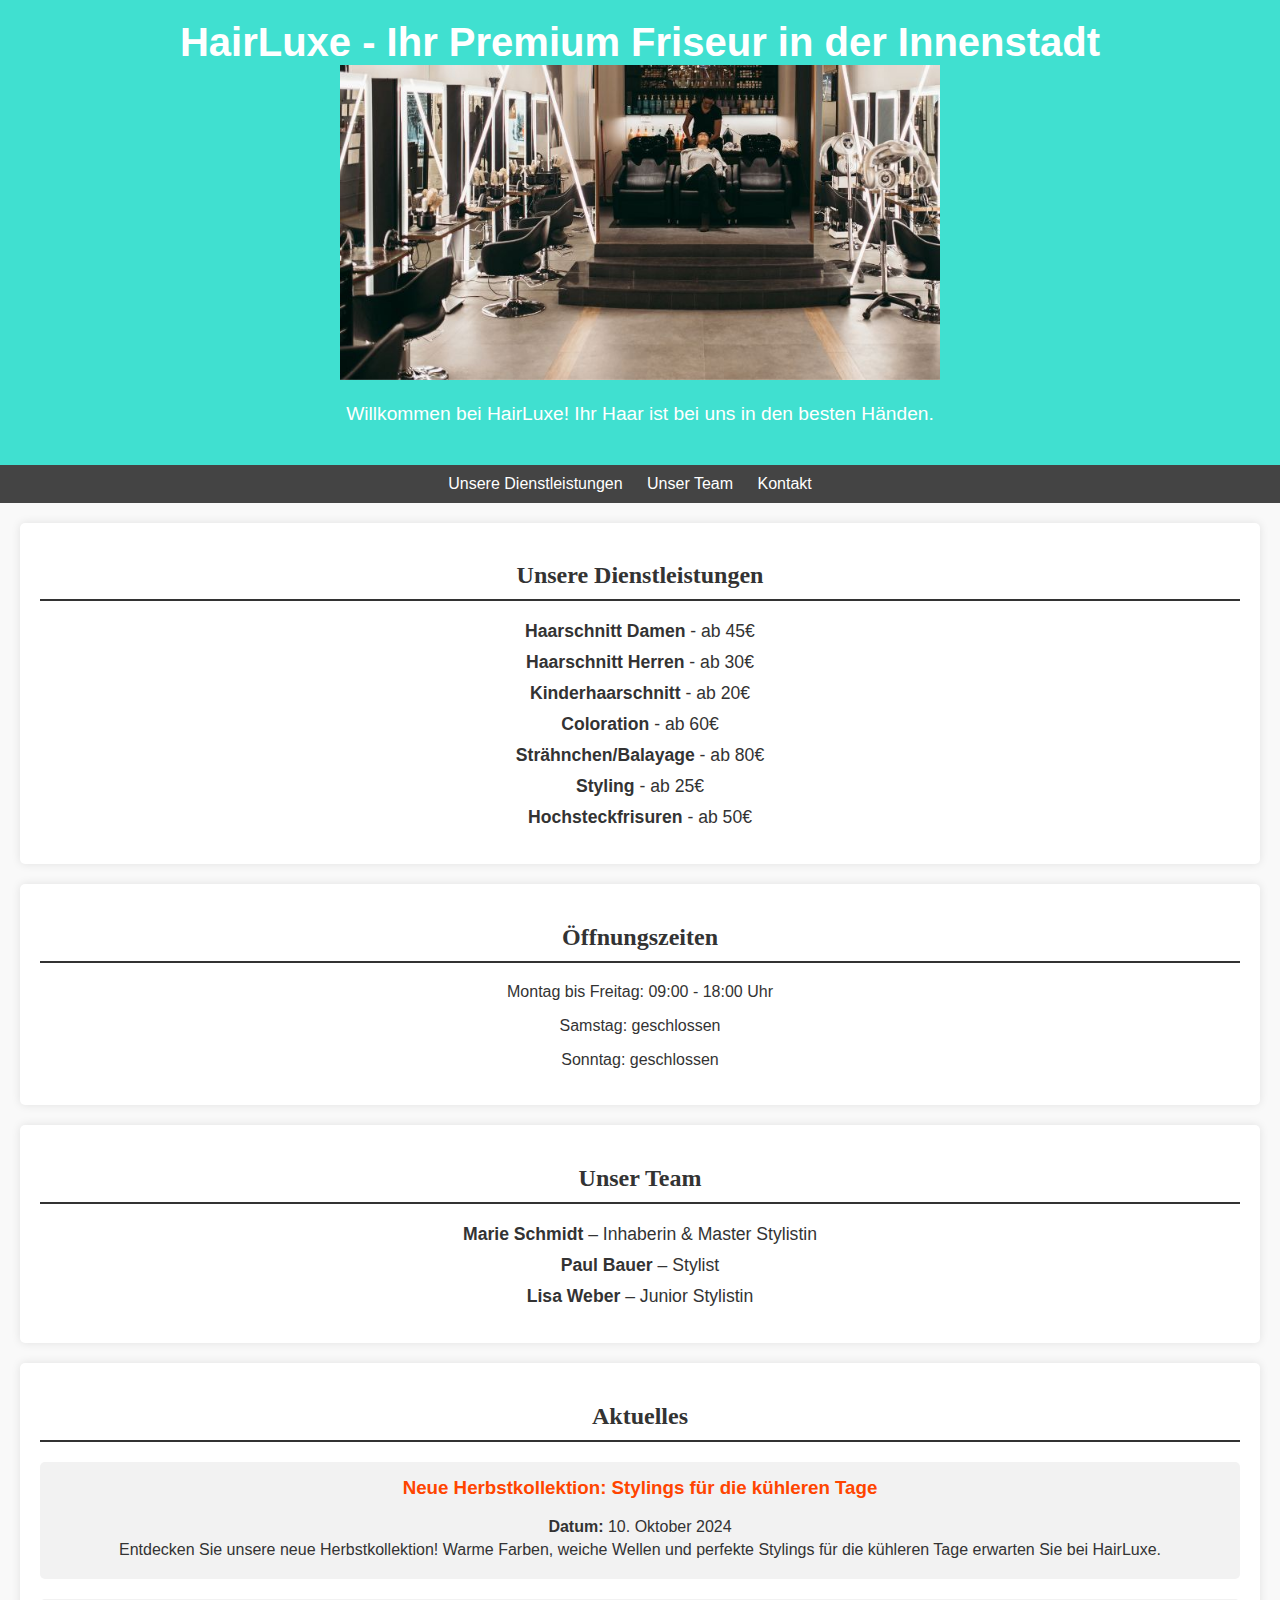
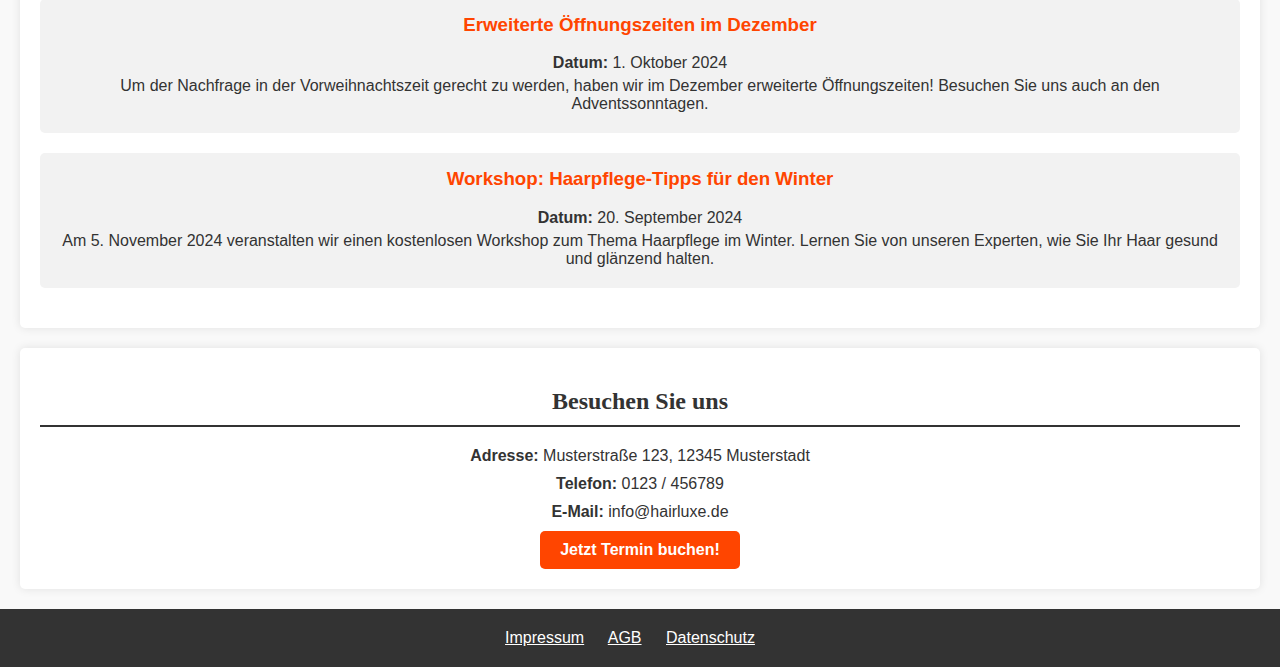
<file: Friseur-Salon/index.html>
<!DOCTYPE html>
<html lang="de">
<head>
    <meta charset="UTF-8">
    <meta name="viewport" content="width=device-width, initial-scale=1.0">
    <meta name="description" content="HairLuxe - Ihr Premium Friseur in der Innenstadt. Professionelle Haarschnitte, Colorationen und Styling.">
    <title>HairLuxe - Ihr Friseur in der Innenstadt</title>
    <link rel="stylesheet" href="style.css">
</head>
<body>
    <header>
        <h1>HairLuxe - Ihr Premium Friseur in der Innenstadt</h1>
        <img src="Bild3.jpg" alt="bild" width="600" style="height: auto;">
        <p>Willkommen bei HairLuxe! Ihr Haar ist bei uns in den besten Händen.</p>
    </header>

    <nav>
        <ul>
            <li><a href="#services">Unsere Dienstleistungen</a></li>
            <li><a href="#team">Unser Team</a></li>
            <li><a href="#contact">Kontakt</a></li>
        </ul>
    </nav>

    <main>
        <section id="services">
            <h2>Unsere Dienstleistungen</h2>
            <ul>
                <li><strong>Haarschnitt Damen</strong> - ab 45€</li>
                <li><strong>Haarschnitt Herren</strong> - ab 30€</li>
                <li><strong>Kinderhaarschnitt</strong> - ab 20€</li>
                <li><strong>Coloration</strong> - ab 60€</li>
                <li><strong>Strähnchen/Balayage</strong> - ab 80€</li>
                <li><strong>Styling</strong> - ab 25€</li>
                <li><strong>Hochsteckfrisuren</strong> - ab 50€</li>
            </ul>
        </section>

        <section id="hours">
            <h2>Öffnungszeiten</h2>
            <p>Montag bis Freitag: 09:00 - 18:00 Uhr</p>
            <p>Samstag: geschlossen</p>
            <p>Sonntag: geschlossen</p>
        </section>

        <section id="team">
            <h2>Unser Team</h2>
            <ul>
                <li><strong>Marie Schmidt</strong> – Inhaberin & Master Stylistin</li>
                <li><strong>Paul Bauer</strong> – Stylist</li>
                <li><strong>Lisa Weber</strong> – Junior Stylistin</li>
            </ul>
        </section>

        <section id="aktuelles">
            <h2>Aktuelles</h2>
            <article>
                <h3>Neue Herbstkollektion: Stylings für die kühleren Tage</h3>
                <p><strong>Datum:</strong> 10. Oktober 2024</p>
                <p>Entdecken Sie unsere neue Herbstkollektion! Warme Farben, weiche Wellen und perfekte Stylings für die kühleren Tage erwarten Sie bei HairLuxe.</p>
            </article>
            <article>
                <h3>Erweiterte Öffnungszeiten im Dezember</h3>
                <p><strong>Datum:</strong> 1. Oktober 2024</p>
                <p>Um der Nachfrage in der Vorweihnachtszeit gerecht zu werden, haben wir im Dezember erweiterte Öffnungszeiten! Besuchen Sie uns auch an den Adventssonntagen.</p>
            </article>
            <article>
                <h3>Workshop: Haarpflege-Tipps für den Winter</h3>
                <p><strong>Datum:</strong> 20. September 2024</p>
                <p>Am 5. November 2024 veranstalten wir einen kostenlosen Workshop zum Thema Haarpflege im Winter. Lernen Sie von unseren Experten, wie Sie Ihr Haar gesund und glänzend halten.</p>
            </article>
        </section>

        <section id="contact">
            <h2>Besuchen Sie uns</h2>
            <p><strong>Adresse:</strong> Musterstraße 123, 12345 Musterstadt</p>
            <p><strong>Telefon:</strong> 0123 / 456789</p>
            <p><strong>E-Mail:</strong> info@hairluxe.de</p>
            <a href="#">Jetzt Termin buchen!</a>
        </section>
    </main>

    <footer>
        <a href="Impressum.html">Impressum</a>
        <a href="AGB.html">AGB</a>
        <a href="Datenschutz.html">Datenschutz</a>
    </footer>
</body>
</html>
</file>
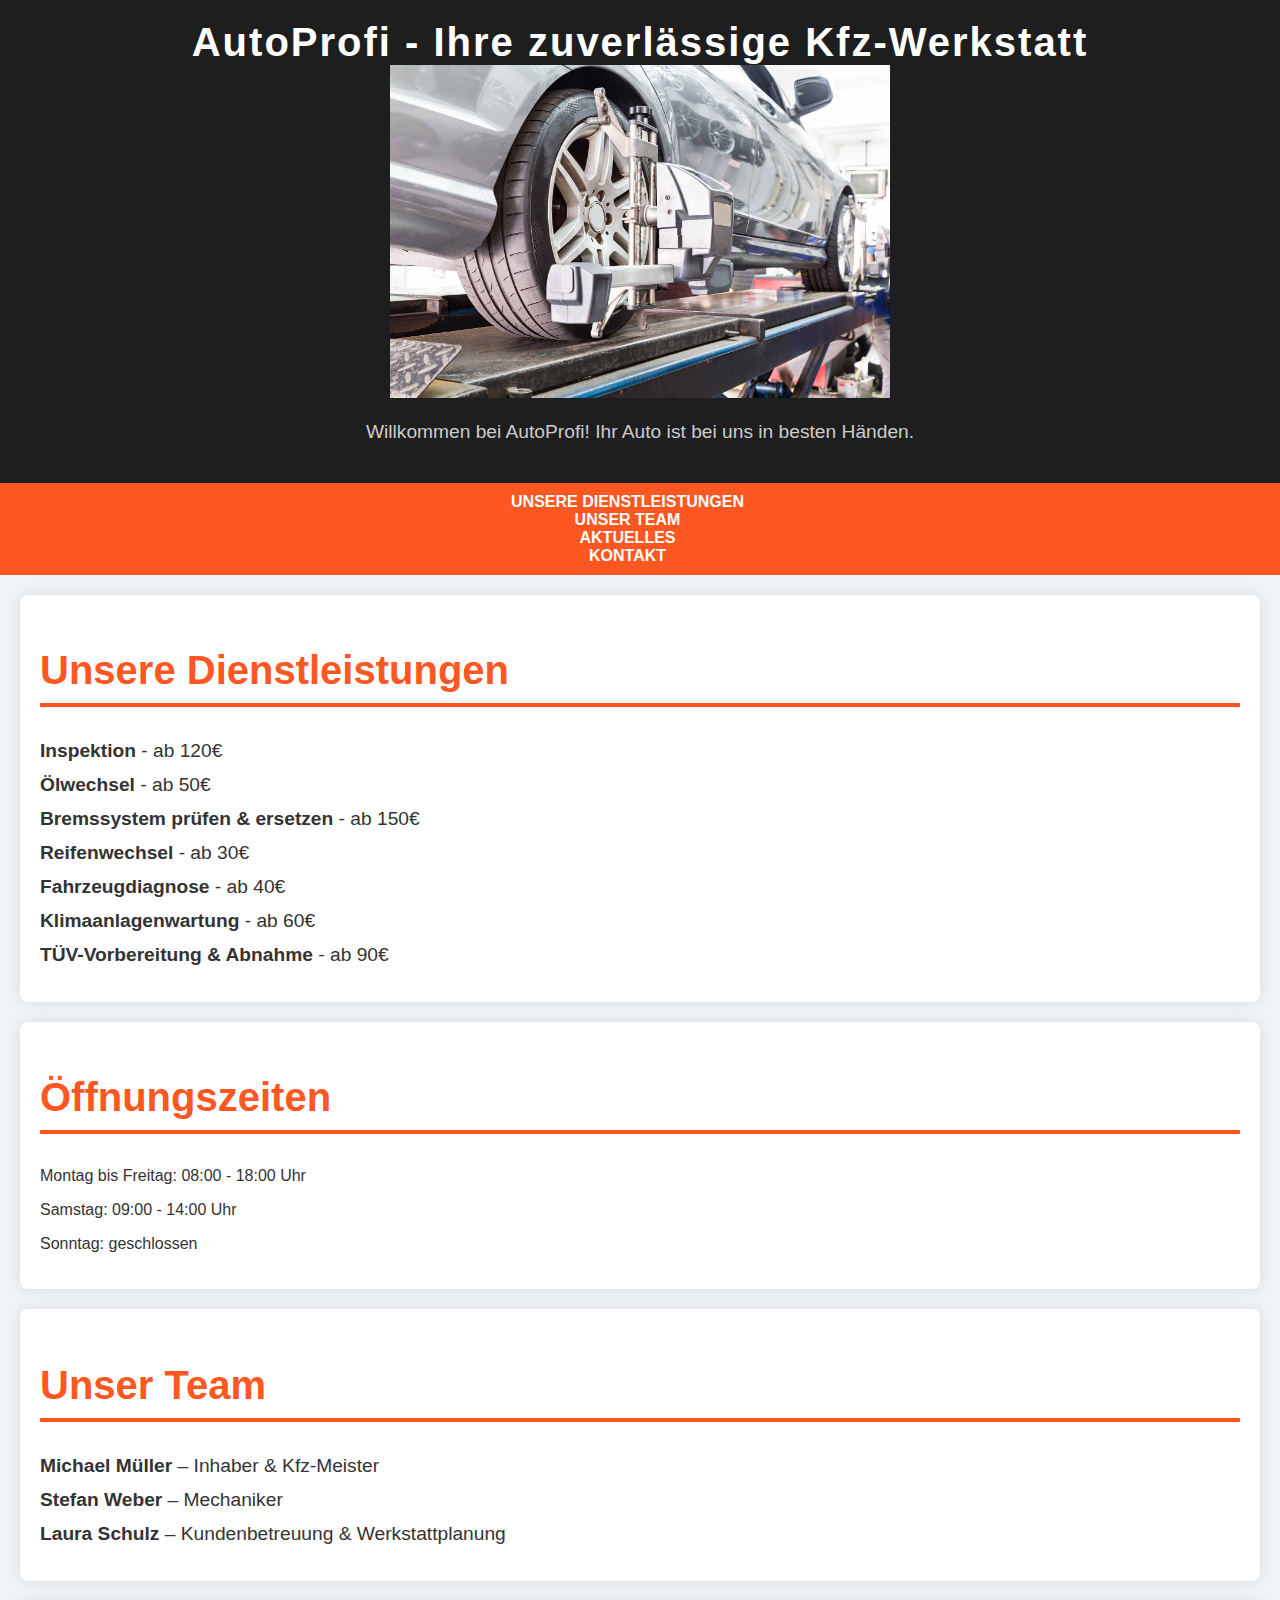
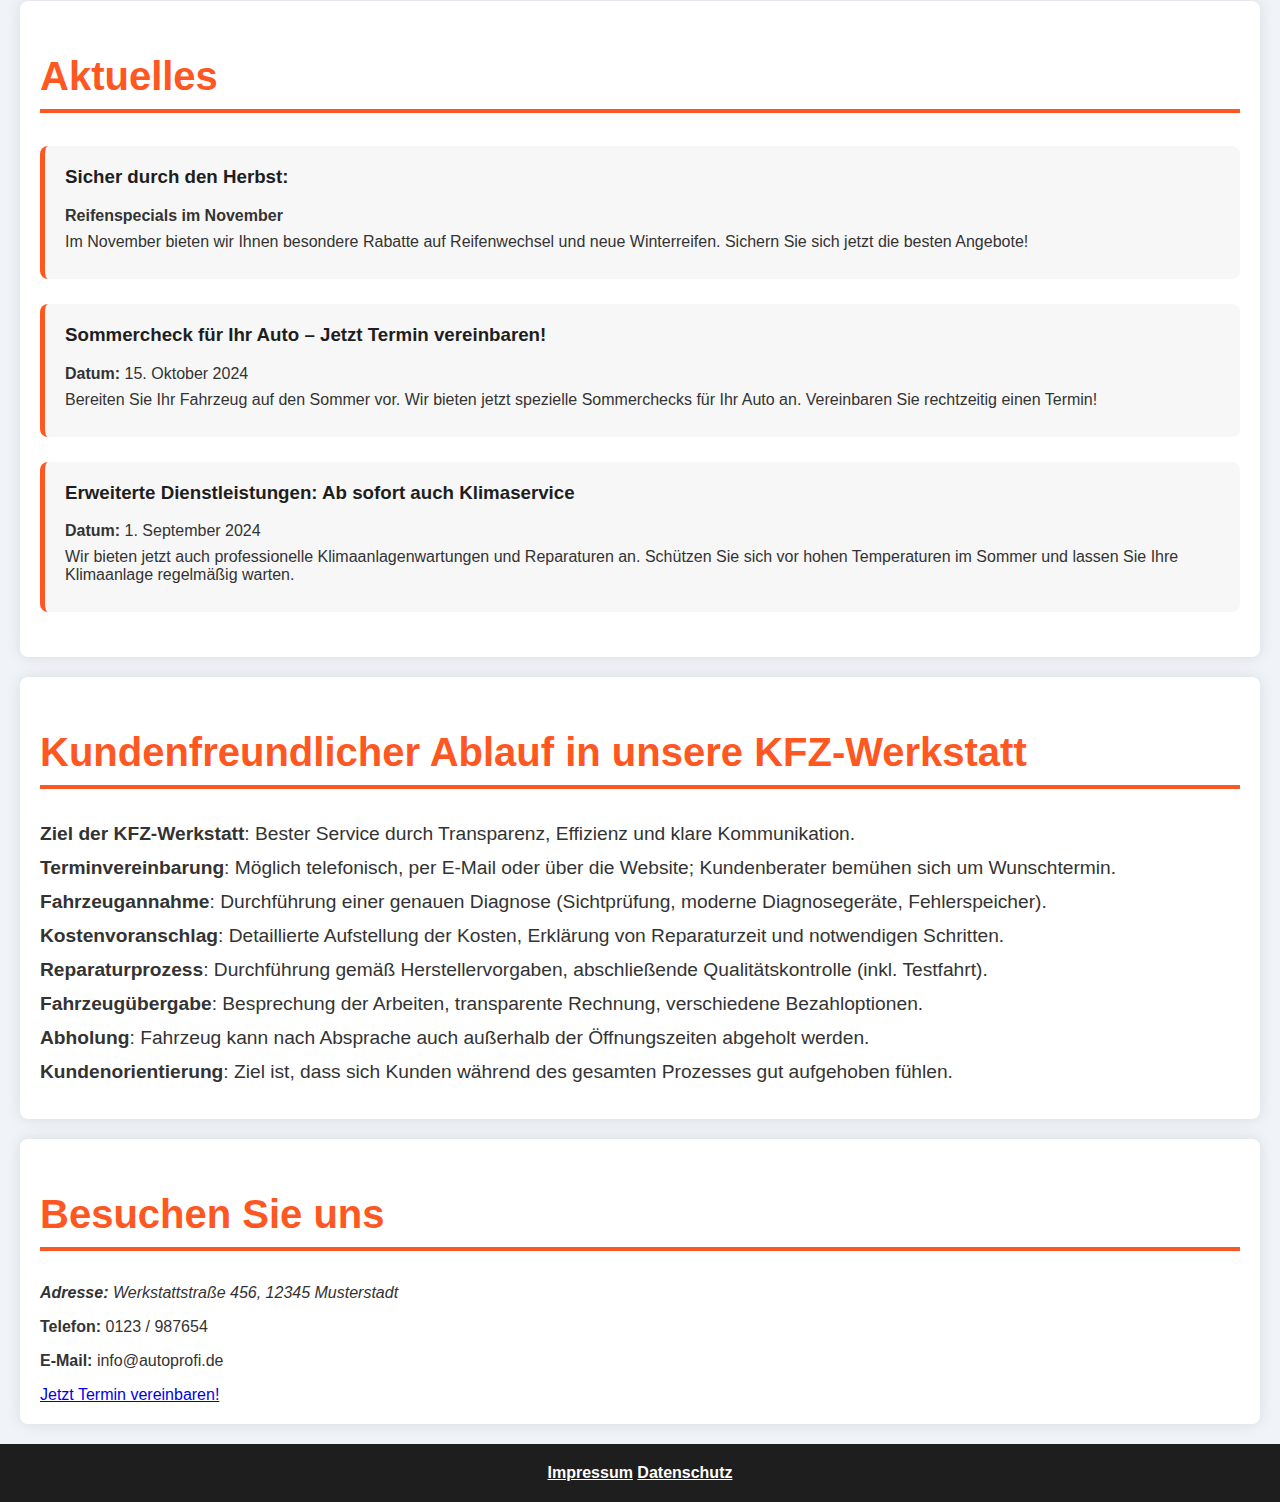
<file: KFZ-Werkstatt/index.html>
<!DOCTYPE html>
<html lang="de">
	<head>
		<meta charset="UTF-8">
		<meta name="viewport" content="width=device-width, initial-scale=1.0">
		<meta name="description" content="AutoProfi - Ihre zuverlässige Kfz-Werkstatt in der Stadt. Professionelle Reparaturen, Wartungen und Inspektionen.">
		<title>AutoProfi - Ihre Kfz-Werkstatt</title>
		<link rel="stylesheet" href="style.css">
	</head>
	
	<body>
		<header>
			<h1>AutoProfi - Ihre zuverlässige Kfz-Werkstatt</h1>
			<img src="./Bild.jpg" alt="bild" width="500">
			<p>Willkommen bei AutoProfi! Ihr Auto ist bei uns in besten Händen.</p>
		</header>

		<nav>
			<ul>
				<li><a href="#services">Unsere Dienstleistungen</a></li>
				<li><a href="#team">Unser Team</a></li>
				<li><a href="#aktuelles">Aktuelles</a></li>
				<li><a href="#contact">Kontakt</a></li>
			</ul>
		</nav>
		
		<main>
			<section id="services">
				<h2>Unsere Dienstleistungen</h2>
				<ul>
					<li><strong>Inspektion</strong> - ab 120€</li>
					<li><strong>Ölwechsel</strong> - ab 50€</li>
					<li><strong>Bremssystem prüfen & ersetzen</strong> - ab 150€</li>
					<li><strong>Reifenwechsel</strong> - ab 30€</li>
					<li><strong>Fahrzeugdiagnose</strong> - ab 40€</li>
					<li><strong>Klimaanlagenwartung</strong> - ab 60€</li>
					<li><strong>TÜV-Vorbereitung & Abnahme</strong> - ab 90€</li>
				</ul>
			</section>

			<section id="hours">
				<h2>Öffnungszeiten</h2>
				<p>Montag bis Freitag: 08:00 - 18:00 Uhr</p>
				<p>Samstag: 09:00 - 14:00 Uhr</p>
				<p>Sonntag: geschlossen</p>
			</section>

			<section id="team">
				<h2>Unser Team</h2>
				<ul>
					<li><strong>Michael Müller</strong> – Inhaber & Kfz-Meister</li>
					<li><strong>Stefan Weber</strong> – Mechaniker</li>
					<li><strong>Laura Schulz</strong> – Kundenbetreuung & Werkstattplanung</li>
				</ul>
			</section>

			<section id="aktuelles">
				<h2>Aktuelles</h2>
				<article>
					<h3>Sicher durch den Herbst:</h3>
					<p><strong>Reifenspecials im November</strong></p>
					<p>Im November bieten wir Ihnen besondere Rabatte auf Reifenwechsel und neue Winterreifen. Sichern Sie sich jetzt die besten Angebote! </p>
				</article>
				<article>
					<h3>Sommercheck für Ihr Auto – Jetzt Termin vereinbaren!</h3>
					<p><strong>Datum:</strong> 15. Oktober 2024</p>
					<p>Bereiten Sie Ihr Fahrzeug auf den Sommer vor. Wir bieten jetzt spezielle Sommerchecks für Ihr Auto an. Vereinbaren Sie rechtzeitig einen Termin!</p>
				</article>
				<article>
					<h3>Erweiterte Dienstleistungen: Ab sofort auch Klimaservice</h3>
					<p><strong>Datum:</strong> 1. September 2024</p>
					<p>Wir bieten jetzt auch professionelle Klimaanlagenwartungen und Reparaturen an. Schützen Sie sich vor hohen Temperaturen im Sommer und lassen Sie Ihre Klimaanlage regelmäßig warten.</p>
				</article>
				
			</section>
			
			<section id="ablauf">
				<h2>Kundenfreundlicher Ablauf in unsere KFZ-Werkstatt</h2>
				
				<ul>
                    <li><strong>Ziel der KFZ-Werkstatt</strong>: Bester Service durch Transparenz, Effizienz und klare Kommunikation.</li>
                    <li><strong>Terminvereinbarung</strong>: Möglich telefonisch, per E-Mail oder über die Website; Kundenberater bemühen sich um Wunschtermin.</li>
                    <li><strong>Fahrzeugannahme</strong>: Durchführung einer genauen Diagnose (Sichtprüfung, moderne Diagnosegeräte, Fehlerspeicher).</li>
                    <li><strong>Kostenvoranschlag</strong>: Detaillierte Aufstellung der Kosten, Erklärung von Reparaturzeit und notwendigen Schritten.</li>
                    <li><strong>Reparaturprozess</strong>: Durchführung gemäß Herstellervorgaben, abschließende Qualitätskontrolle (inkl. Testfahrt).</li>
                    <li><strong>Fahrzeugübergabe</strong>: Besprechung der Arbeiten, transparente Rechnung, verschiedene Bezahloptionen.</li>
                    <li><strong>Abholung</strong>: Fahrzeug kann nach Absprache auch außerhalb der Öffnungszeiten abgeholt werden.</li>
                    <li><strong>Kundenorientierung</strong>: Ziel ist, dass sich Kunden während des gesamten Prozesses gut aufgehoben fühlen.</li>
                </ul>
				
				
			</section>

			<section id="contact">
				<h2>Besuchen Sie uns</h2>
				<address><strong>Adresse:</strong> Werkstattstraße 456, 12345 Musterstadt</address>
				<p><strong>Telefon:</strong> 0123 / 987654</p>
				<p><strong>E-Mail:</strong> info@autoprofi.de</p>
				<a href="#">Jetzt Termin vereinbaren!</a>
			</section>
		
		</main>

		<footer>
			<a href="Impressum.html">Impressum</a>
			<a href="Datenschutz.html">Datenschutz</a>
		</footer>
	</body>
</html>
</file>
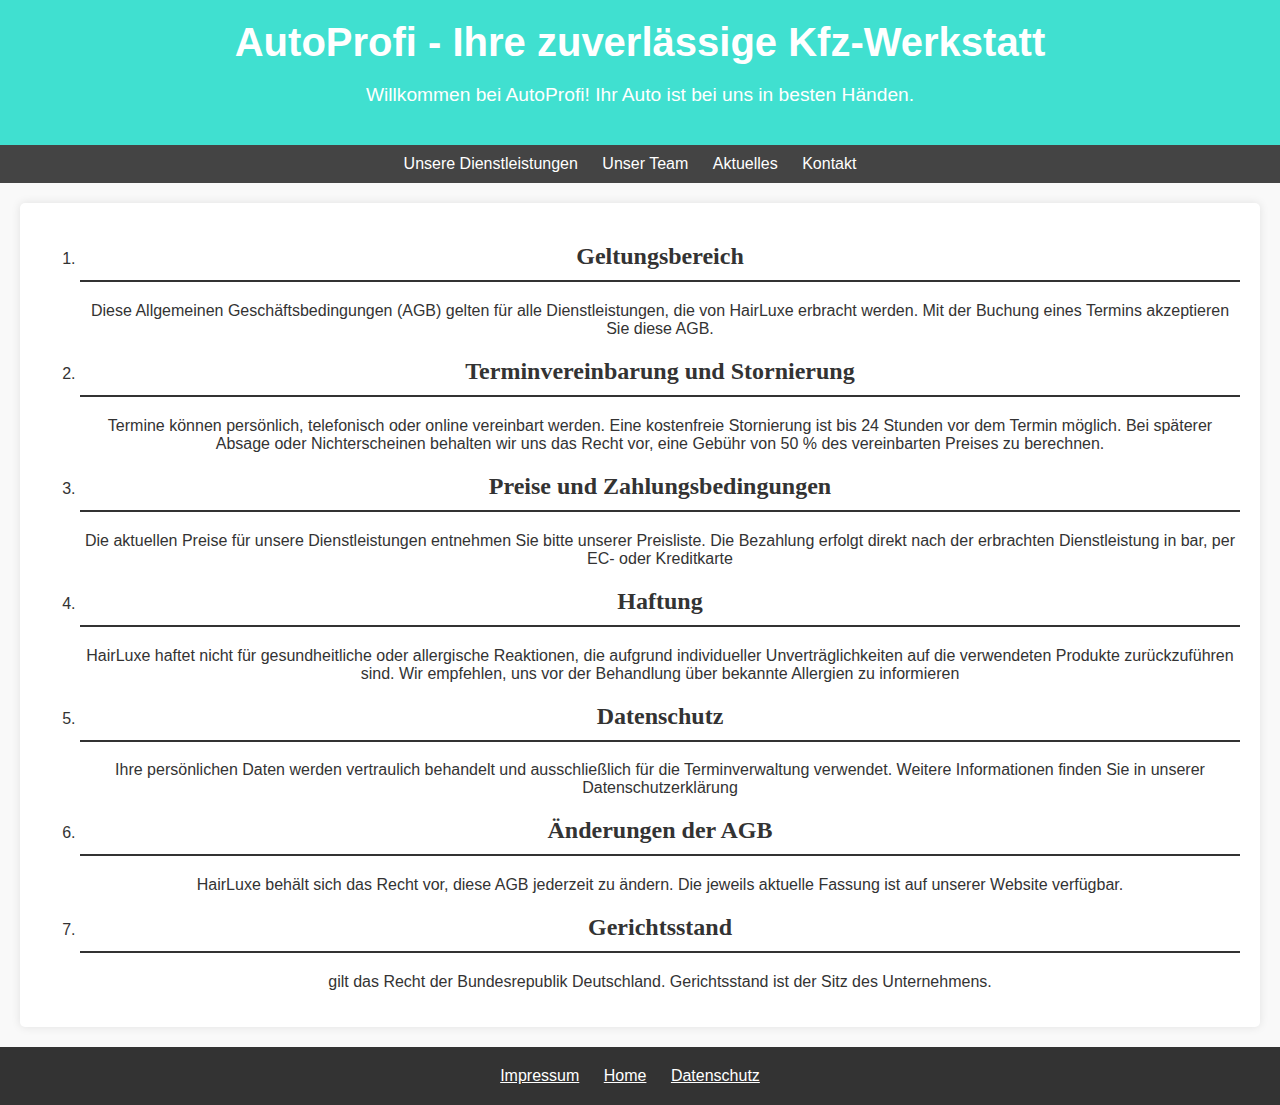
<file: Friseur-Salon/AGB.html>
<!DOCTYPE html>
<html lang="de">
  <head>
    <meta charset="UTF-8" />
    <meta name="viewport" content="width=device-width, initial-scale=1.0" />
    <meta
      name="description"
      content="AutoProfi - Ihre zuverlässige Kfz-Werkstatt in der Stadt. Professionelle Reparaturen, Wartungen und Inspektionen."
    />
    <title>AutoProfi - Ihre Kfz-Werkstatt</title>
    <link rel="stylesheet" href="style.css" />
  </head>

  <body>
    <header>
      <h1>AutoProfi - Ihre zuverlässige Kfz-Werkstatt</h1>
      <p>Willkommen bei AutoProfi! Ihr Auto ist bei uns in besten Händen.</p>
    </header>

    <nav>
      <ul>
        <li><a href="#services">Unsere Dienstleistungen</a></li>
        <li><a href="#team">Unser Team</a></li>
        <li><a href="#aktuelles">Aktuelles</a></li>
        <li><a href="#contact">Kontakt</a></li>
      </ul>
    </nav>
    <section>
      <ol>
        <li>
          <h2>Geltungsbereich</h2>
          <p>
            Diese Allgemeinen Geschäftsbedingungen (AGB) gelten für alle
            Dienstleistungen, die von HairLuxe erbracht werden. Mit der Buchung
            eines Termins akzeptieren Sie diese AGB.
          </p>
        </li>
        <li>
          <h2>Terminvereinbarung und Stornierung</h2>
          <p>
            Termine können persönlich, telefonisch oder online vereinbart
            werden. Eine kostenfreie Stornierung ist bis 24 Stunden vor dem
            Termin möglich. Bei späterer Absage oder Nichterscheinen behalten
            wir uns das Recht vor, eine Gebühr von 50 % des vereinbarten Preises
            zu berechnen.
          </p>
        </li>
        <li>
          <h2>Preise und Zahlungsbedingungen</h2>
          <p>
            Die aktuellen Preise für unsere Dienstleistungen entnehmen Sie bitte
            unserer Preisliste. Die Bezahlung erfolgt direkt nach der erbrachten
            Dienstleistung in bar, per EC- oder Kreditkarte
          </p>
        </li>
        <li>
          <h2>Haftung</h2>
          <p>
            HairLuxe haftet nicht für gesundheitliche oder allergische
            Reaktionen, die aufgrund individueller Unverträglichkeiten auf die
            verwendeten Produkte zurückzuführen sind. Wir empfehlen, uns vor der
            Behandlung über bekannte Allergien zu informieren
          </p>
        </li>
        <li>
          <h2>Datenschutz</h2>
          <p>
            Ihre persönlichen Daten werden vertraulich behandelt und
            ausschließlich für die Terminverwaltung verwendet. Weitere
            Informationen finden Sie in unserer Datenschutzerklärung
          </p>
        </li>
        <li>
          <h2>Änderungen der AGB</h2>

          <p>
            HairLuxe behält sich das Recht vor, diese AGB jederzeit zu ändern.
            Die jeweils aktuelle Fassung ist auf unserer Website verfügbar.
          </p>
        </li>
        <li>
          <h2>Gerichtsstand</h2>

          <p>
            gilt das Recht der Bundesrepublik Deutschland. Gerichtsstand ist der
            Sitz des Unternehmens.
          </p>
        </li>
      </ol>
    </section>
    <footer>
      <a href="Impressum.html">Impressum</a>
      <a href="index.html">Home</a>
      <a href="Datenschutz.html">Datenschutz</a>
    </footer>
  </body>
</html>
</file>
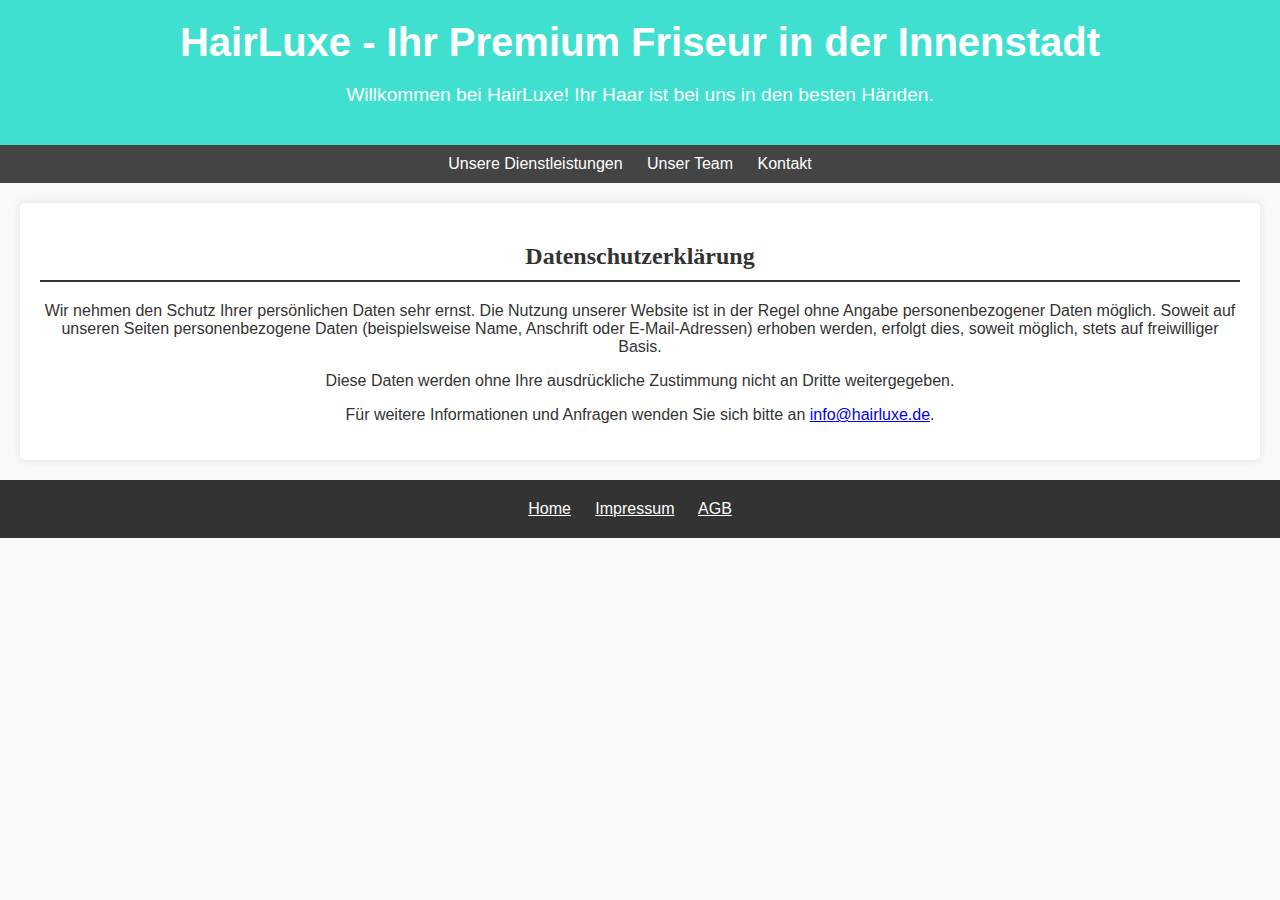
<file: Friseur-Salon/Datenschutz.html>
<!DOCTYPE html>
<html lang="de">
<head>
    <meta charset="UTF-8">
    <meta name="viewport" content="width=device-width, initial-scale=1.0">
    <title>Datenschutzerklärung</title>
    <link rel="stylesheet" href="style.css">
</head>
<body>

    <header>
        <h1>HairLuxe - Ihr Premium Friseur in der Innenstadt</h1>
        <p>Willkommen bei HairLuxe! Ihr Haar ist bei uns in den besten Händen.</p>
    </header>

    <nav>
        <ul>
            <li><a href="#services">Unsere Dienstleistungen</a></li>
            <li><a href="#team">Unser Team</a></li>
            <li><a href="#contact">Kontakt</a></li> 
        </ul>
    </nav>

    <main>
        <section >
            <h2>Datenschutzerklärung</h2>
            <p>Wir nehmen den Schutz Ihrer persönlichen Daten sehr ernst. Die Nutzung unserer Website ist in der Regel ohne Angabe personenbezogener Daten möglich. Soweit auf unseren Seiten personenbezogene Daten (beispielsweise Name, Anschrift oder E-Mail-Adressen) erhoben werden, erfolgt dies, soweit möglich, stets auf freiwilliger Basis.</p>
            <p>Diese Daten werden ohne Ihre ausdrückliche Zustimmung nicht an Dritte weitergegeben.</p>
            <p>Für weitere Informationen und Anfragen wenden Sie sich bitte an <a href="mailto:info@hairluxe.de">info@hairluxe.de</a>.</p>
        </section>
    </main>

    <footer>    
        <a href="index.html">Home</a>
        <a href="Impressum.html">Impressum</a>
        <a href="AGB.html">AGB</a>
    </footer>

</body>
</html>
</file>
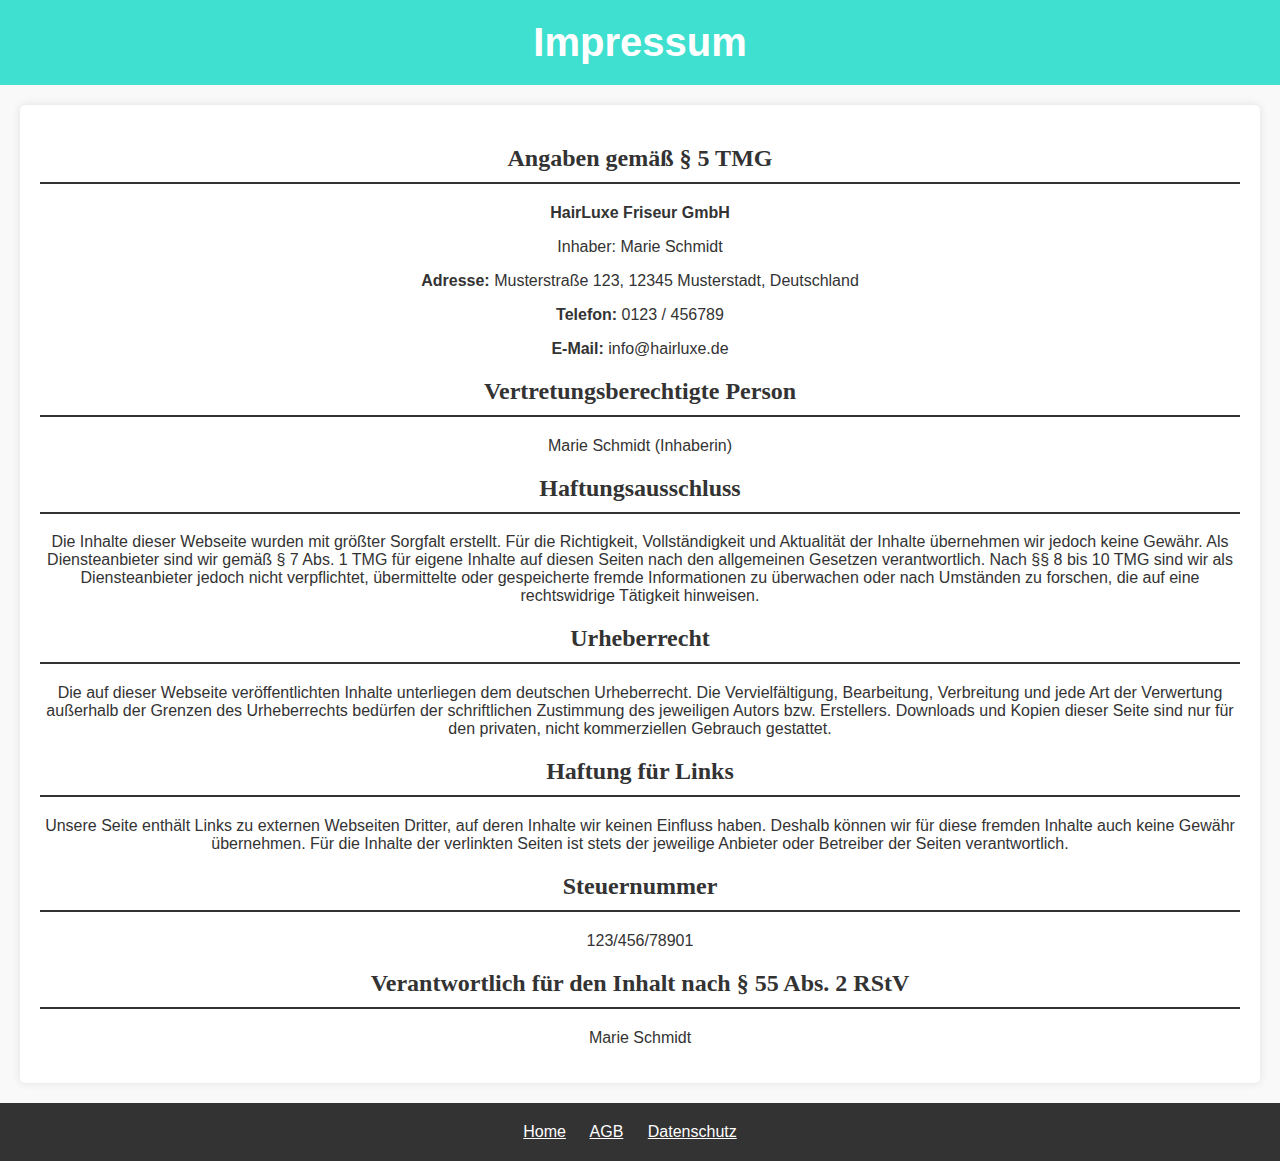
<file: Friseur-Salon/Impressum.html>
<!DOCTYPE html>
<html lang="de">
  <head>
    <meta charset="UTF-8" />
    <meta name="viewport" content="width=device-width, initial-scale=1.0" />
    <title>Impressum - HairLuxe</title>
    <link rel="stylesheet" href="style.css" />
  </head>
  <body>
    <header>
      <h1>Impressum</h1>
    </header>

    <main>
      <section>
        <h2>Angaben gemäß § 5 TMG</h2>
        <p><strong>HairLuxe Friseur GmbH</strong></p>
        <p>Inhaber: Marie Schmidt</p>
        <p>
          <strong>Adresse:</strong> Musterstraße 123, 12345 Musterstadt,
          Deutschland
        </p>
        <p><strong>Telefon:</strong> 0123 / 456789</p>
        <p><strong>E-Mail:</strong> info@hairluxe.de</p>

        <h2>Vertretungsberechtigte Person</h2>
        <p>Marie Schmidt (Inhaberin)</p>

        <h2>Haftungsausschluss</h2>
        <p>
          Die Inhalte dieser Webseite wurden mit größter Sorgfalt erstellt. Für
          die Richtigkeit, Vollständigkeit und Aktualität der Inhalte übernehmen
          wir jedoch keine Gewähr. Als Diensteanbieter sind wir gemäß § 7 Abs. 1
          TMG für eigene Inhalte auf diesen Seiten nach den allgemeinen Gesetzen
          verantwortlich. Nach §§ 8 bis 10 TMG sind wir als Diensteanbieter
          jedoch nicht verpflichtet, übermittelte oder gespeicherte fremde
          Informationen zu überwachen oder nach Umständen zu forschen, die auf
          eine rechtswidrige Tätigkeit hinweisen.
        </p>

        <h2>Urheberrecht</h2>
        <p>
          Die auf dieser Webseite veröffentlichten Inhalte unterliegen dem
          deutschen Urheberrecht. Die Vervielfältigung, Bearbeitung, Verbreitung
          und jede Art der Verwertung außerhalb der Grenzen des Urheberrechts
          bedürfen der schriftlichen Zustimmung des jeweiligen Autors bzw.
          Erstellers. Downloads und Kopien dieser Seite sind nur für den
          privaten, nicht kommerziellen Gebrauch gestattet.
        </p>

        <h2>Haftung für Links</h2>
        <p>
          Unsere Seite enthält Links zu externen Webseiten Dritter, auf deren
          Inhalte wir keinen Einfluss haben. Deshalb können wir für diese
          fremden Inhalte auch keine Gewähr übernehmen. Für die Inhalte der
          verlinkten Seiten ist stets der jeweilige Anbieter oder Betreiber der
          Seiten verantwortlich.
        </p>

        <h2>Steuernummer</h2>
        <p>123/456/78901</p>

        <h2>Verantwortlich für den Inhalt nach § 55 Abs. 2 RStV</h2>
        <p>Marie Schmidt</p>
      </section>
    </main>

    <footer>
      <a href="index.html">Home</a>
      <a href="AGB.html">AGB</a>
      <a href="Datenschutz.html">Datenschutz</a>
    </footer>
  </body>
</html>
</file>
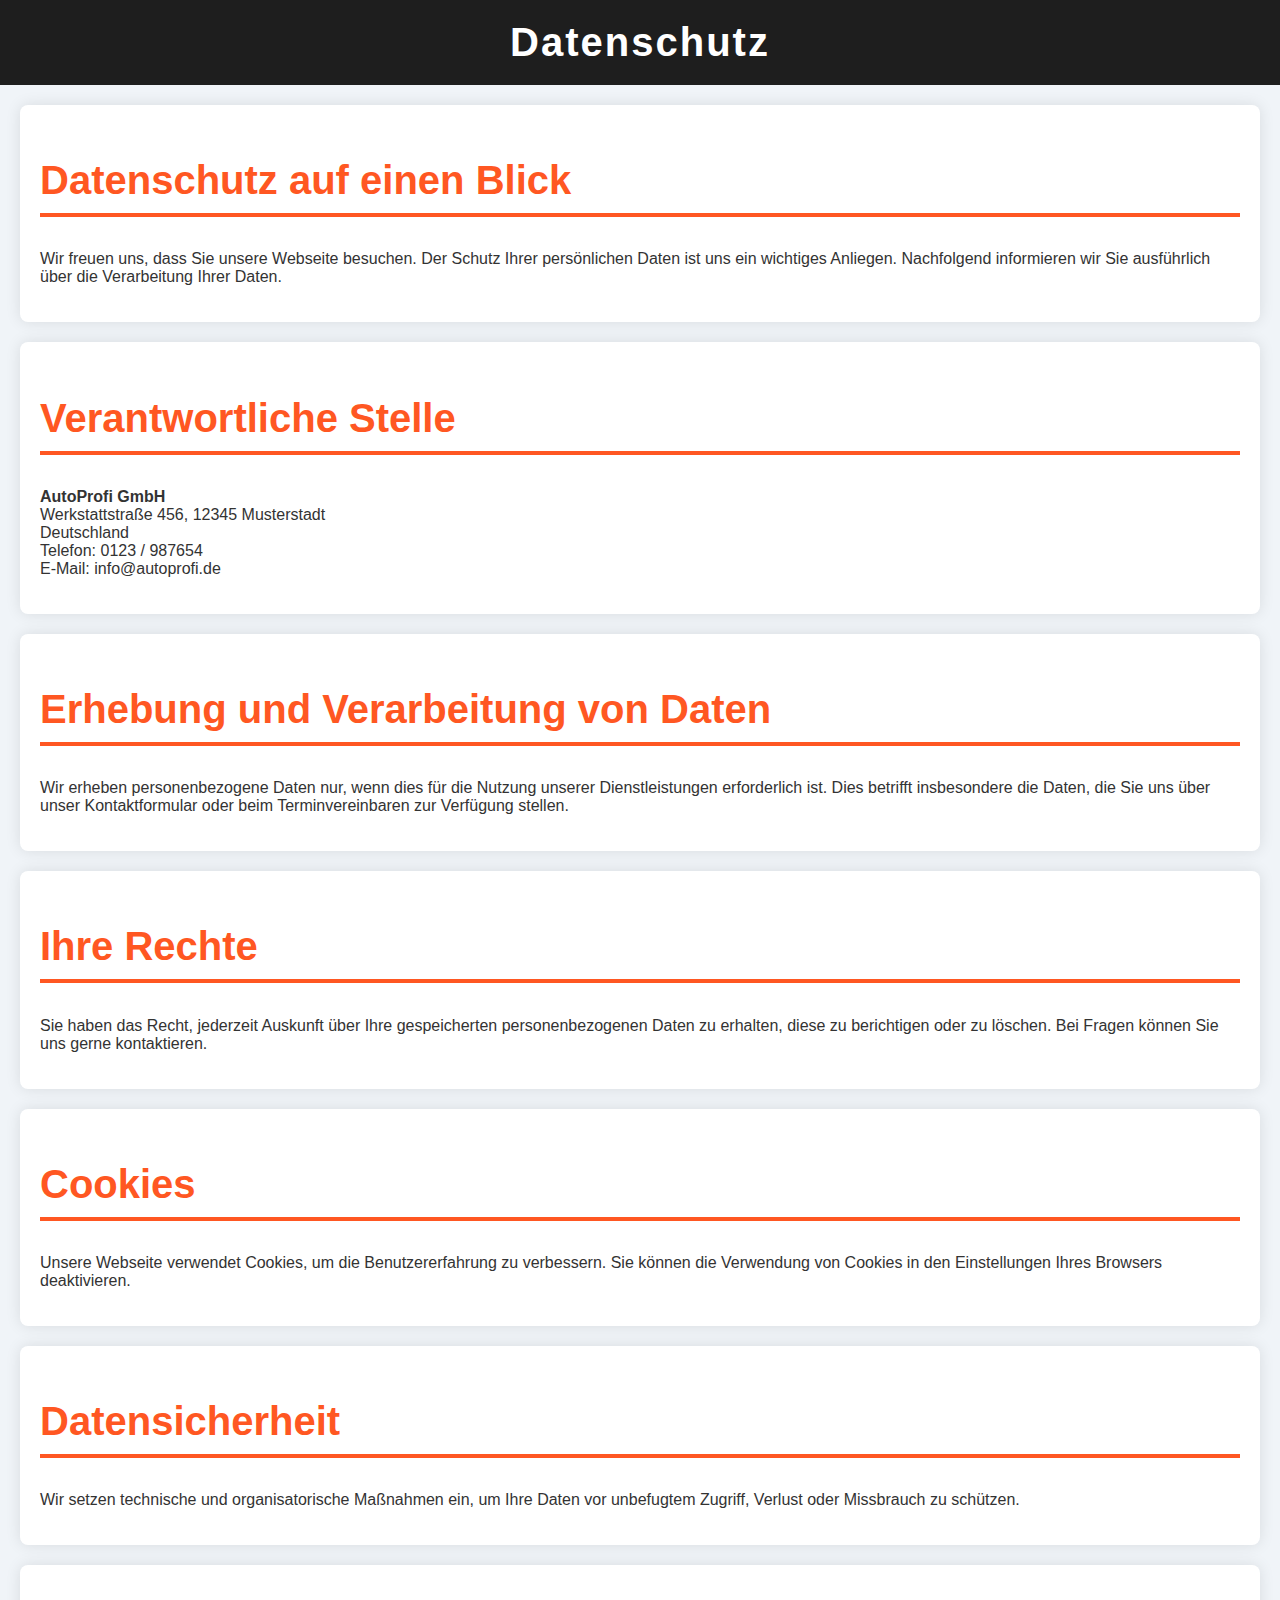
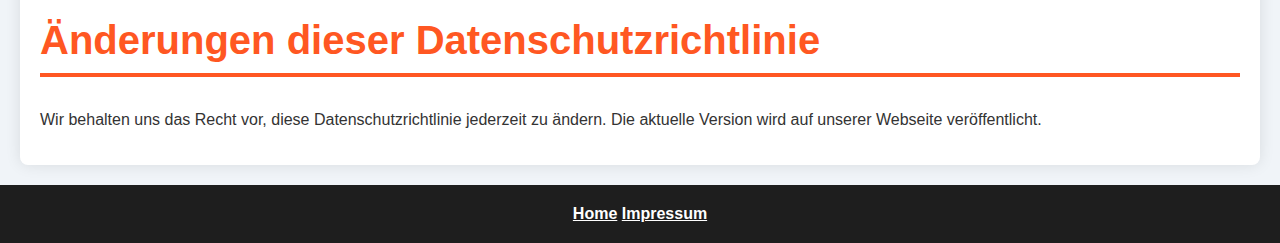
<file: KFZ-Werkstatt/Datenschutz.html>
<!DOCTYPE html>
<html lang="de">
<head>
    <meta charset="UTF-8">
    <meta name="viewport" content="width=device-width, initial-scale=1.0">
    <meta name="description" content="Datenschutz der AutoProfi KFZ-Werkstatt">
    <link rel="stylesheet" href="style.css">
    <title>Datenschutz - AutoProfi</title>
</head>
<body>
    <header>
        <h1>Datenschutz</h1>
    </header>

    <main>
        <section>
            <h2>Datenschutz auf einen Blick</h2>
            <p>Wir freuen uns, dass Sie unsere Webseite besuchen. Der Schutz Ihrer persönlichen Daten ist uns ein wichtiges Anliegen. Nachfolgend informieren wir Sie ausführlich über die Verarbeitung Ihrer Daten.</p>
        </section>

        <section>
            <h2>Verantwortliche Stelle</h2>
            <p><strong>AutoProfi GmbH</strong><br>
            Werkstattstraße 456, 12345 Musterstadt<br>
            Deutschland<br>
            Telefon: 0123 / 987654<br>
            E-Mail: info@autoprofi.de</p>
        </section>

        <section>
            <h2>Erhebung und Verarbeitung von Daten</h2>
            <p>Wir erheben personenbezogene Daten nur, wenn dies für die Nutzung unserer Dienstleistungen erforderlich ist. Dies betrifft insbesondere die Daten, die Sie uns über unser Kontaktformular oder beim Terminvereinbaren zur Verfügung stellen.</p>
        </section>

        <section>
            <h2>Ihre Rechte</h2>
            <p>Sie haben das Recht, jederzeit Auskunft über Ihre gespeicherten personenbezogenen Daten zu erhalten, diese zu berichtigen oder zu löschen. Bei Fragen können Sie uns gerne kontaktieren.</p>
        </section>

        <section>
            <h2>Cookies</h2>
            <p>Unsere Webseite verwendet Cookies, um die Benutzererfahrung zu verbessern. Sie können die Verwendung von Cookies in den Einstellungen Ihres Browsers deaktivieren.</p>
        </section>

        <section>
            <h2>Datensicherheit</h2>
            <p>Wir setzen technische und organisatorische Maßnahmen ein, um Ihre Daten vor unbefugtem Zugriff, Verlust oder Missbrauch zu schützen.</p>
        </section>

        <section>
            <h2>Änderungen dieser Datenschutzrichtlinie</h2>
            <p>Wir behalten uns das Recht vor, diese Datenschutzrichtlinie jederzeit zu ändern. Die aktuelle Version wird auf unserer Webseite veröffentlicht.</p>
        </section>
    </main>

    <footer>
        <a href="index.html">Home</a>
        <a href="Impressum.html">Impressum</a>
    </footer>
</body>
</html>
</file>
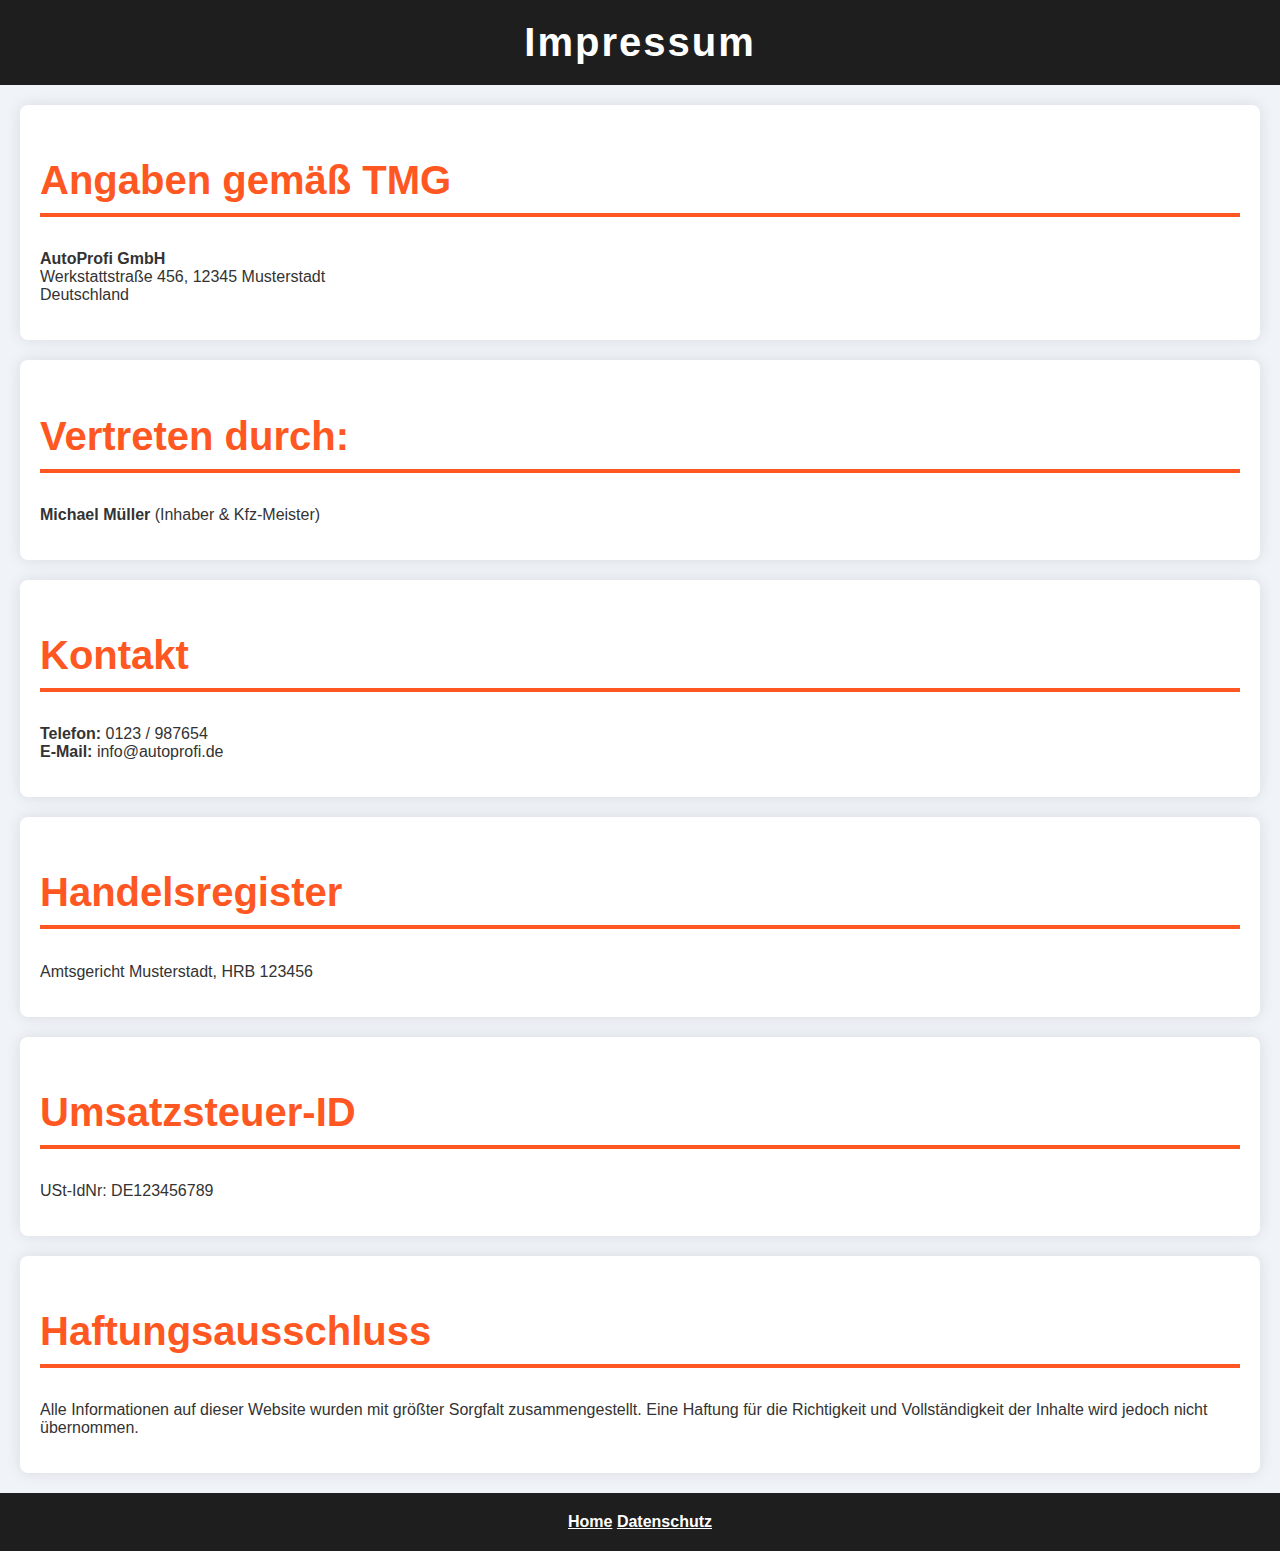
<file: KFZ-Werkstatt/Impressum.html>
<!DOCTYPE html>
<html lang="de">
<head>
    <meta charset="UTF-8">
    <meta name="viewport" content="width=device-width, initial-scale=1.0">
    <meta name="description" content="Impressum der AutoProfi KFZ-Werkstatt">
	<link rel="stylesheet" href="style.css">
    <title>Impressum - AutoProfi</title>
</head>
<body>
    <header>
        <h1>Impressum</h1>
    </header>

    <main>
        <section>
            <h2>Angaben gemäß TMG</h2>
            <p><strong>AutoProfi GmbH</strong><br>
            Werkstattstraße 456, 12345 Musterstadt<br>
            Deutschland</p>
        </section>

        <section>
            <h2>Vertreten durch:</h2>
            <p><strong>Michael Müller</strong> (Inhaber & Kfz-Meister)</p>
        </section>

        <section>
            <h2>Kontakt</h2>
            <p><strong>Telefon:</strong> 0123 / 987654<br>
            <strong>E-Mail:</strong> info@autoprofi.de</p>
        </section>

        <section>
            <h2>Handelsregister</h2>
            <p>Amtsgericht Musterstadt, HRB 123456</p>
        </section>

        <section>
            <h2>Umsatzsteuer-ID</h2>
            <p>USt-IdNr: DE123456789</p>
        </section>

        <section>
            <h2>Haftungsausschluss</h2>
            <p>Alle Informationen auf dieser Website wurden mit größter Sorgfalt zusammengestellt. Eine Haftung für die Richtigkeit und Vollständigkeit der Inhalte wird jedoch nicht übernommen.</p>
        </section>
    </main>

	<footer>
		<a href="index.html">Home</a>
		<a href="Datenschutz.html">Datenschutz</a>
	</footer>
</body>
</html>
</file>
<file: Friseur-Salon/style.css>
body {
    font-family: Arial, sans-serif;
    margin: 0;
    padding: 0;
    background-color: #f9f9f9;
    color: #333;
    background-size: cover;
    background-position: center;
}

header {
    background-color: #40E0D0; 
    color: #fff;
    padding: 20px;
    text-align: center;
}

header h1 {
    margin: 0;
    font-size: 2.5em;
}

header p {
    font-size: 1.2em;
}

nav {
    background-color: #444;
    padding: 10px;
    text-align: center;
}

nav ul {
    list-style-type: none;
    margin: 0;
    padding: 0;
}

nav ul li {
    display: inline;
    margin-right: 20px;
}

nav ul li a {
    color: #fff;
    text-decoration: none;
}

nav ul li a:hover {
    text-decoration: underline;
}

section {
    padding: 20px;
    margin: 20px;
    background-color: #fff;
    border-radius: 5px;
    box-shadow: 0 0 10px rgba(0, 0, 0, 0.1);
    text-align: center;
 }

section h2 {
    font-family: 'Brush Script MT';
    color: #333;
    border-bottom: 2px solid #333;
    padding-bottom: 10px;
}


section ul {
    list-style-type: none;
    padding: 0;
}

section ul li {
    margin-bottom: 10px;
    font-size: 1.1em;
}

footer {
    background-color: #333;
    color: #fff; 
    padding: 20px;
    text-align: center;
}

footer h2 {
    margin-top: 0;
}

footer a {
    color: white;
}

#contact p {
    margin: 10px 0;
}

#contact a {
    display: inline-block;
    padding: 10px 20px;
    background-color: #ff4500;
    color: #fff;
    text-decoration: none;
    border-radius: 5px;
    font-weight: bold;
}

#contact a:hover {
    background-color: #e63900;
}

#aktuelles article {
    background-color: #f2f2f2;
    padding: 15px;
    margin-bottom: 20px;
    border-radius: 5px;
}

#aktuelles h3 {
    margin-top: 0;
    color: #ff4500;
}

#aktuelles p {
    margin: 5px 0;
}

footer a {
    margin-right: 20px;
}
</file>
<file: KFZ-Werkstatt/style.css>
body {
    font-family: 'Roboto', sans-serif;
    margin: 0;
    padding: 0;
    background-color: #f0f4f8;
    color: #333;
}

header {
    background-color: #1e1e1e;
    color: #fff;
    padding: 20px;
    text-align: center;
}

header h1 {
    margin: 0;
    font-size: 2.5em;
    font-weight: bold;
    letter-spacing: 2px;
}

header p {
    font-size: 1.2em;
    color: #ccc;
}

nav {
    background-color: #ff5722;
    padding: 10px 0;
    text-align: center;
}

nav ul {
    list-style-type: none;
    margin: 0;
    padding: 0;
}

nav ul li {
    margin-right: 25px;
}

nav ul li a {
    color: #fff;
    text-transform: uppercase;
    font-weight: bold;
    text-decoration: none;
}

nav ul li a:hover {
    color: #ffe0b2;
    text-decoration: underline;  
}

section {
    padding: 20px;
    margin: 20px auto;
    background-color: #fff;
    border-radius: 8px;
    box-shadow: 0 0 15px rgba(0, 0, 0, 0.1);
    max-width: 1200px;
}

section h2 {
    color: #ff5722;
    font-size: 2.5em;
    border-bottom: 4px solid #ff5722;
    padding-bottom: 10px;
}

section ul {
    list-style-type: none;
    padding: 0;
}

section ul li {
    margin-bottom: 12px;
    font-size: 1.2em;
}

footer {
    background-color: #1e1e1e;
    color: #fff;
    padding: 20px;
    text-align: center;
}

footer h2 {
    margin-top: 0;
    font-size: 1.5em;
    color: #ff5722;
}

footer a {
    color: white;
    font-weight: bold;
}

footer a:hover {
    color: #ff5722;  
    text-decoration: underline; 
}

#contact .btn {
    display: inline-block;
    padding: 12px 30px;
    background-color: #ff5722;
    color: #fff;
    text-decoration: none;
    font-size: 1.2em;
    border-radius: 5px;
    font-weight: bold;
    text-transform: uppercase;
}

#contact .btn:hover {
    background-color: #e64a19;
}

#aktuelles article {
    background-color: #f7f7f7;
    padding: 20px;
    margin-bottom: 25px;
    border-left: 5px solid #ff5722;
    border-radius: 8px;
}

#aktuelles h3 {
    margin-top: 0;
    color: #1e1e1e;
}

#aktuelles p {
    margin: 8px 0;
}
</file>
